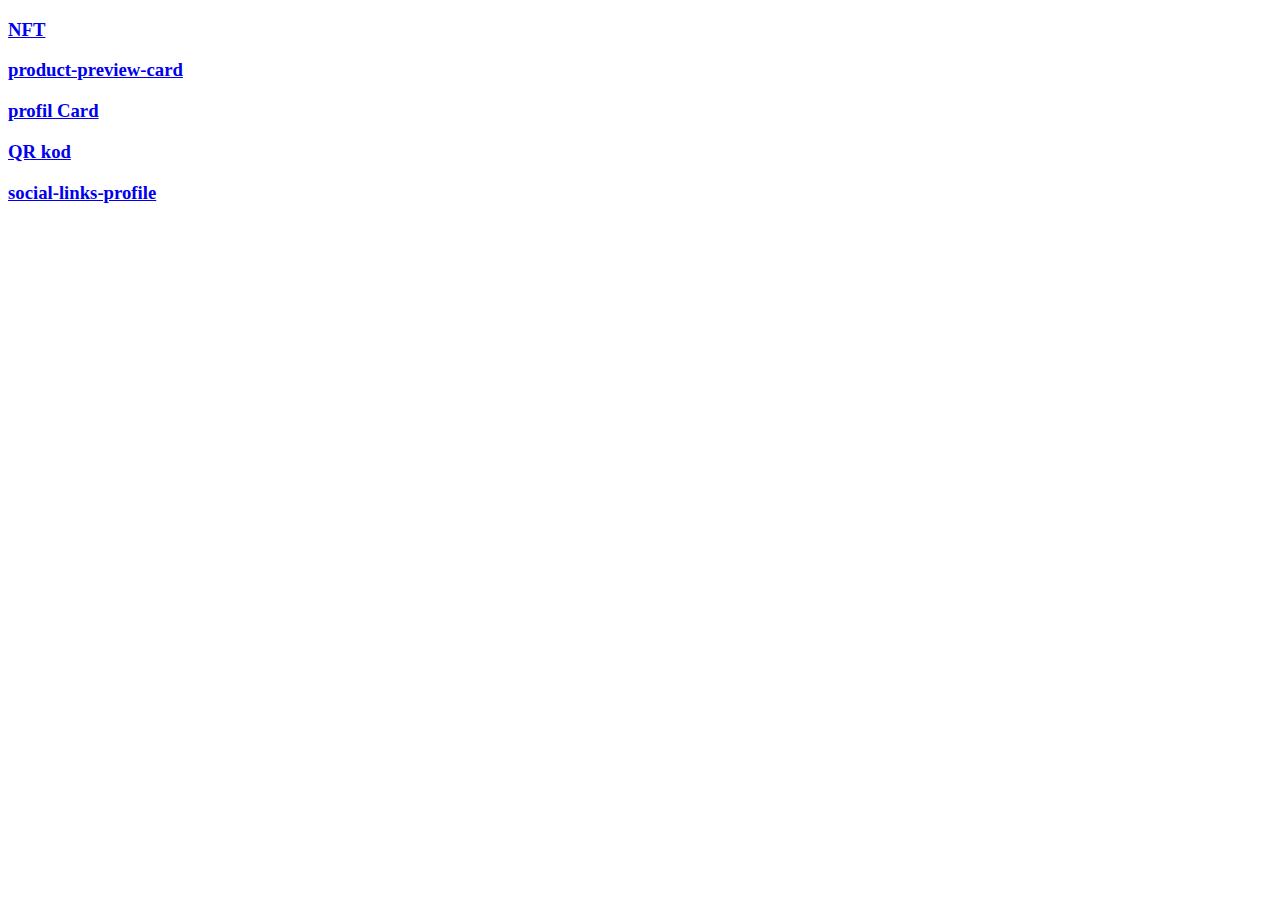
<file: index.html>
<!DOCTYPE html>
<html lang="en">
<head>
    <meta charset="UTF-8">
    <meta name="viewport" content="width=device-width, initial-scale=1.0">
    <title>Document</title>
</head>
<body>
    <a href="nft.html"><h3>NFT</h3></a>
    <a href="product-preview-card.html"><h3>product-preview-card</h3></a>
    <a href="profilCard.html"><h3>profil Card</h3></a>
    <a href="qrKod.html"><h3>QR kod</h3></a>
    <a href="social-links-profile.html"><h3>social-links-profile</h3></a>
    
</body>
</html>
</file>
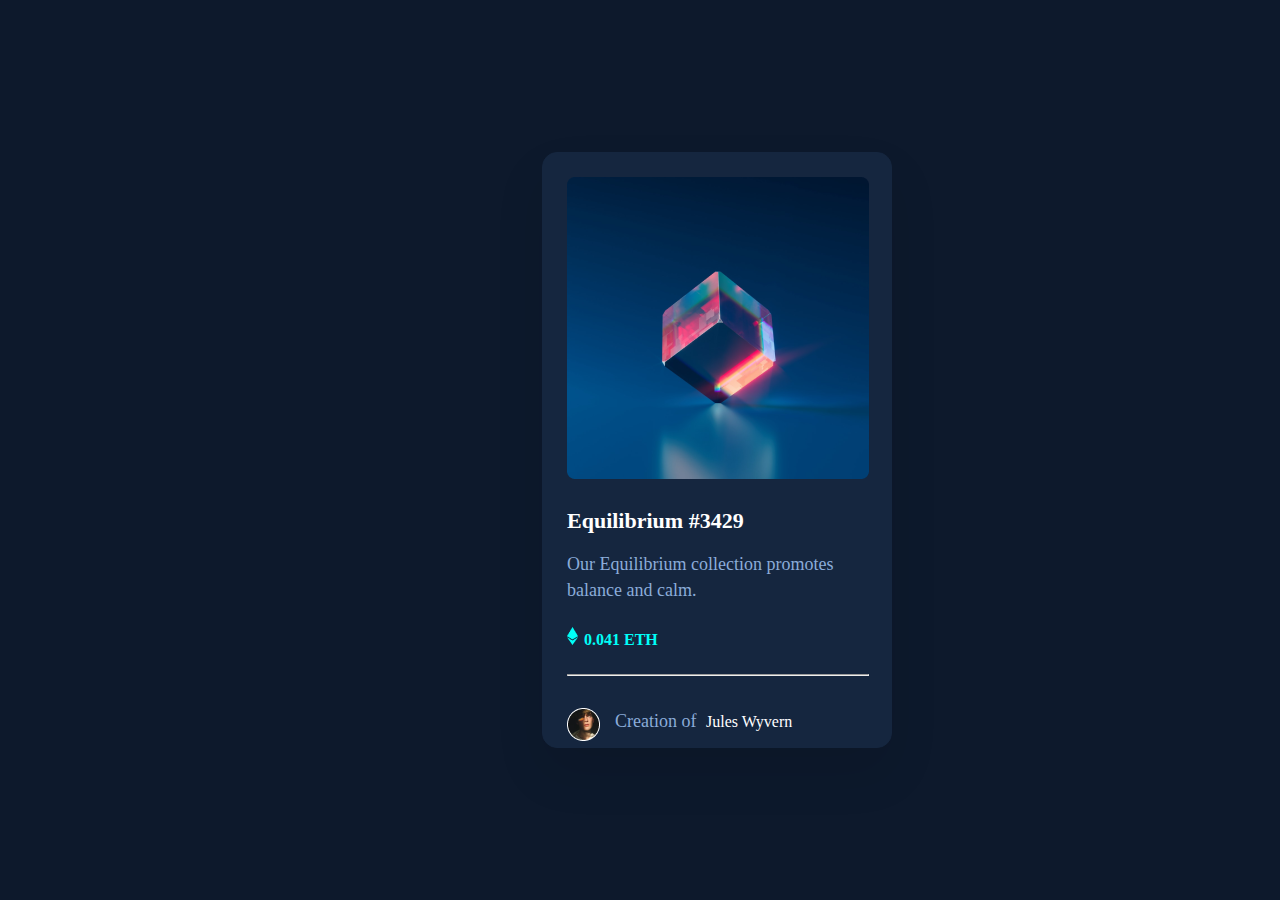
<file: nft.html>
<!DOCTYPE html>
<html lang="en">
<head>
    <meta charset="UTF-8">
    <meta name="viewport" content="width=device-width, initial-scale=1.0">
    <title>NFT</title>
    <link rel="stylesheet" href="assets/css/nft.css">
</head>
<body>
    <div class="container">
        <div class="border">
        <div class="description">
            <img src="assets/img/nft.png" alt="başlık foto">
            <h1>Equilibrium #3429</h1>
            <p>Our Equilibrium collection promotes balance and calm.</p>
            <div class="profil">
                <img src="assets/img/iconnft.png" alt="icon foto">
                <span>0.041 ETH</span>
            </div>
            <hr>
            <div class="profil2">
                <img src="assets/img/profileft.png" alt="profil foto">
                 <p>Creation of   <span>Jules Wyvern </span></p> 
            </div>
        </div>
            
        </div>
    </div>
    
</body>
</html>
</file>
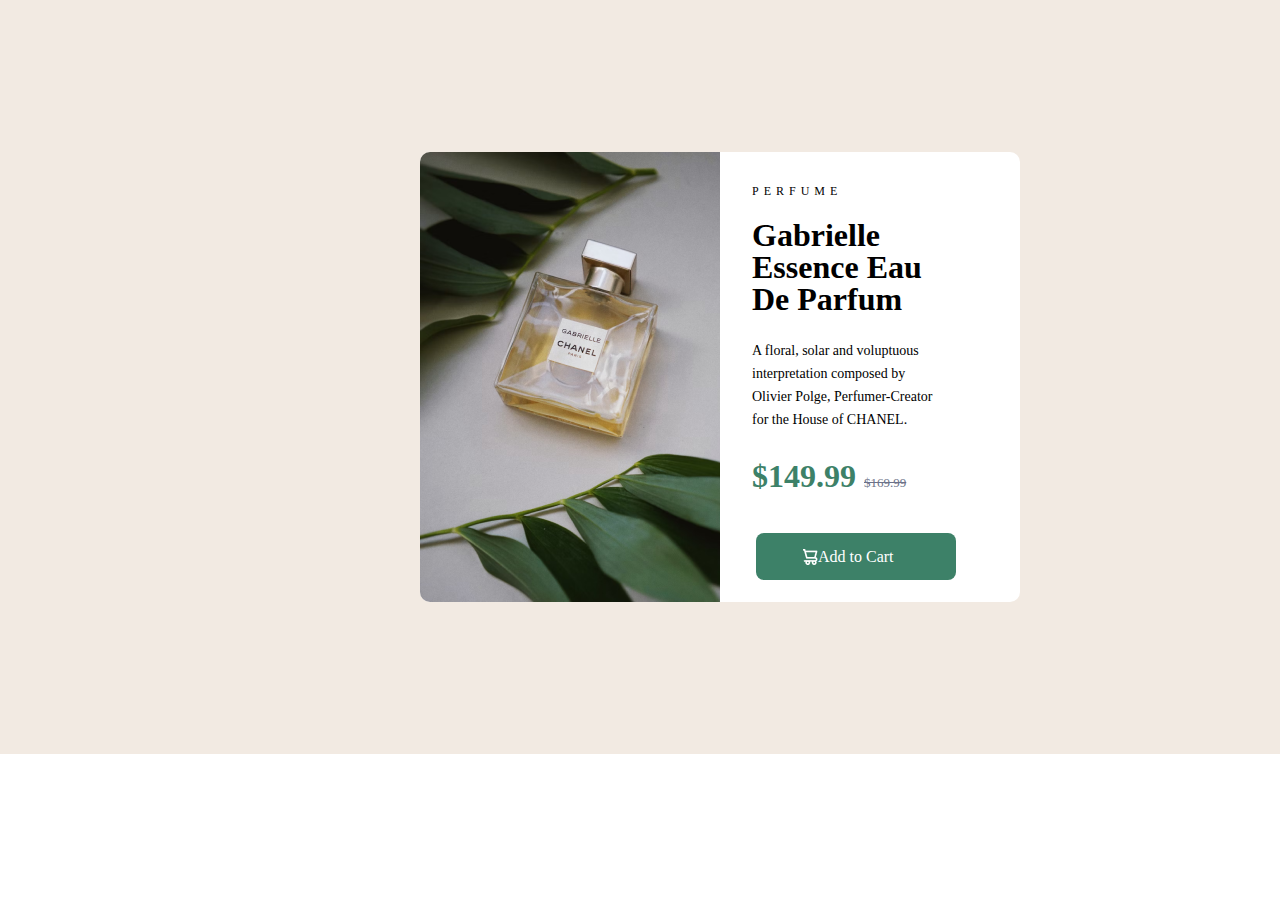
<file: product-preview-card.html>
<!DOCTYPE html>
<html lang="en">
<head>
    <meta charset="UTF-8">
    <meta name="viewport" content="width=device-width, initial-scale=1.0">
    <title>product-preview-card</title>
    <link rel="stylesheet" href="assets/css/product-preview-card.css">
</head>
<body>
    <div class="container">
        <div class="description">
            <img src="assets/img/parfumfoto.png" alt="parfum foto">
            <div class="border">
            <h3>PERFUME</h3>
            <h1>Gabrielle <br> Essence Eau <br>  De Parfum</h1>
            <p>A floral, solar and voluptuous <br> interpretation composed by <br> Olivier Polge, Perfumer-Creator <br> for the House of CHANEL.</p>
            <div class="price">
                <p>$149.99 <span class="cizili-sayi">$169.99</span> </p>
                <a href="#">Add to Cart</a>
            </div>   
        </div>
    </div>
    
</body>
</html>
</file>
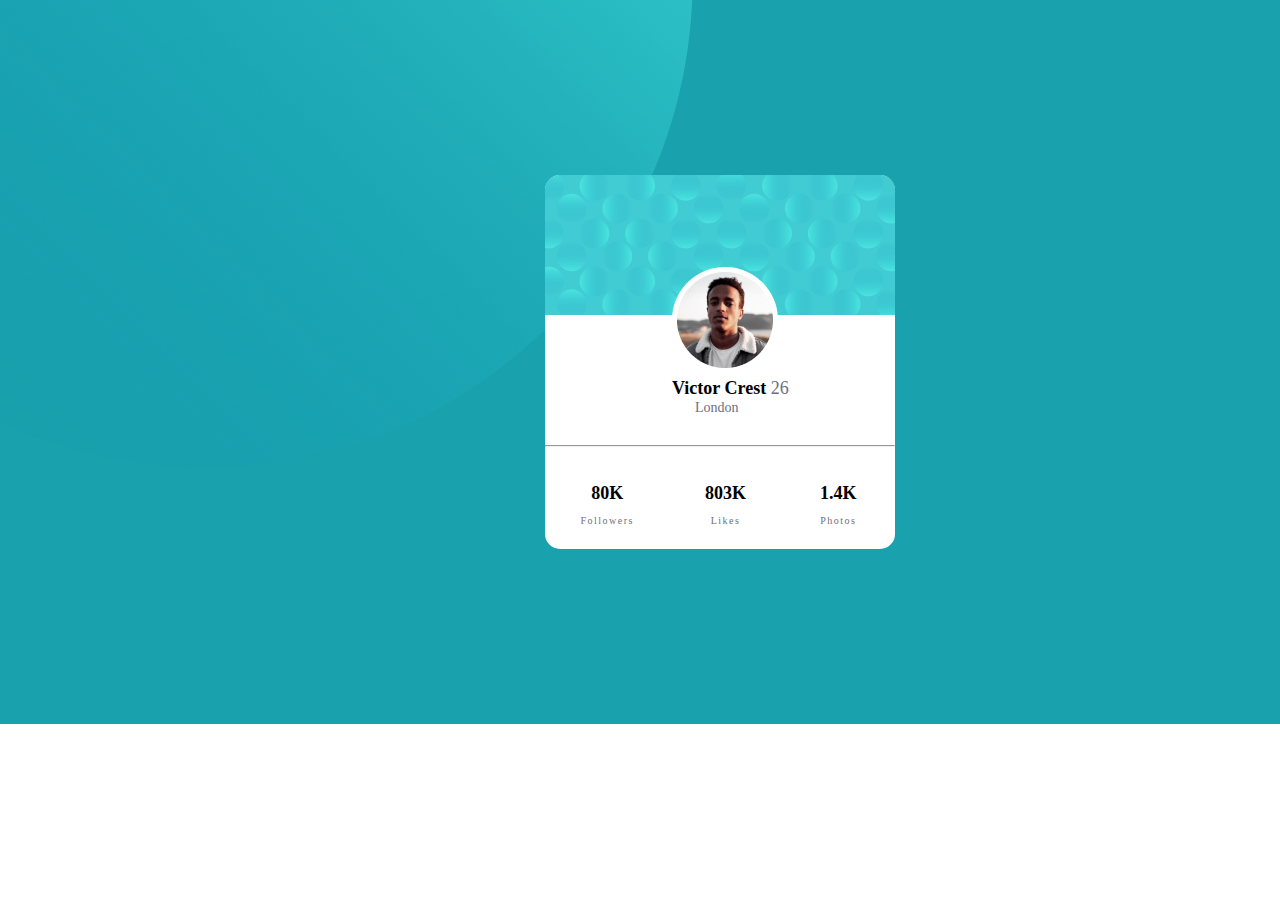
<file: profilCard.html>
<!DOCTYPE html>
<html lang="en">
<head>
    <meta charset="UTF-8">
    <meta name="viewport" content="width=device-width, initial-scale=1.0">
    <title>Document</title>
    <link rel="stylesheet" href="assets/css/profilCard.css">
</head>
<body>
    <div class="container">
        <div class="description">
            <img src="assets/img/profil foto.png" alt="">
            <h3>Victor Crest <span>26</span></h3>
            <p>London</p>
            
            <div class="Followers">
                <hr>
            
                <table>
                    <tr>
                        <th>80K</th>
                        <th>803K</th>
                        <th>1.4K</th>
                    </tr>
                    <tr>
                        <td>Followers</td>
                        <td>Likes</td>
                        <td>Photos</td>
                    </tr>
                </table>
            </div> 
        </div>
      
    </div>
</body>
</html>
</file>
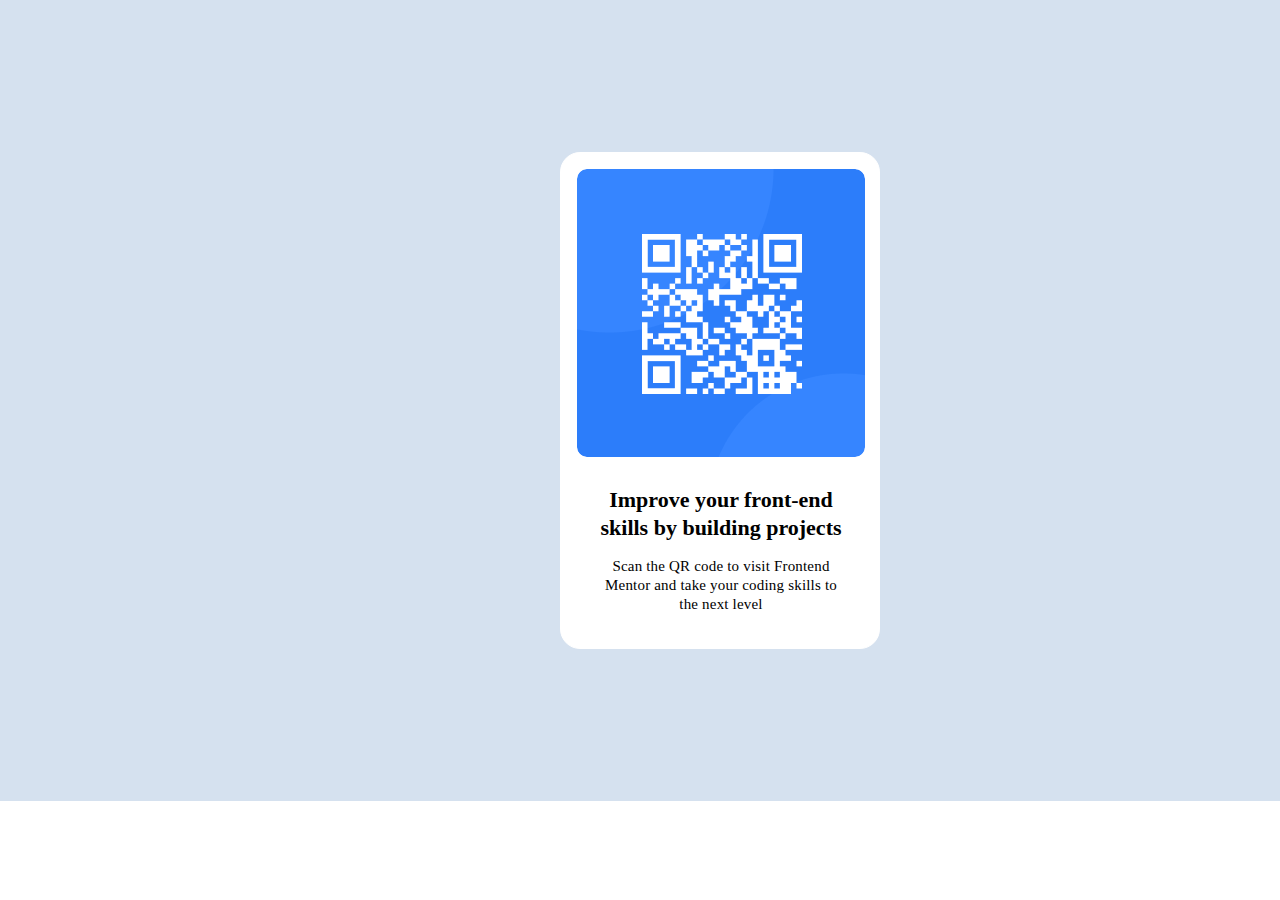
<file: qrKod.html>
<!DOCTYPE html>
<html lang="en">
<head>
    <meta charset="UTF-8">
    <meta name="viewport" content="width=device-width, initial-scale=1.0">
    <title>QR Code</title>
    <link rel="stylesheet" href="assets/css/qrKod.css">
</head>
<body>
    <div class="container">
        <div class="border">
        <div class="description">
                <img src="assets/img/qr-code.png" alt="gr kod ">
            <h1>Improve your front-end <br> skills  by building projects</h1>
            <p>Scan the QR code to visit Frontend <br> Mentor and take your coding skills to <br> the next level</p>
        </div>
    </div>
    </div>
    
</body>
</html>
</file>
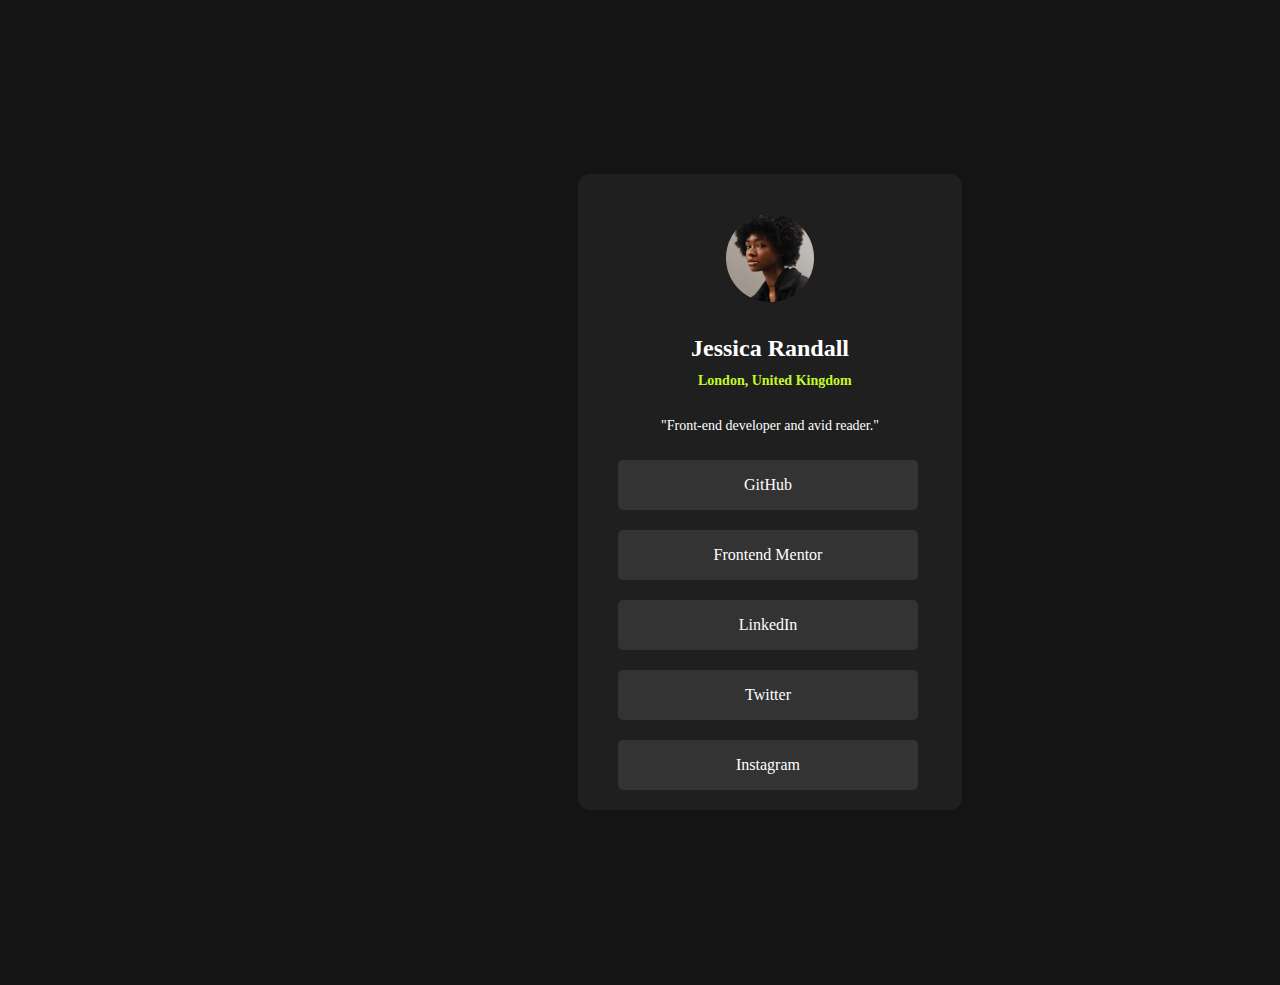
<file: social-links-profile.html>
<!DOCTYPE html>
<html lang="en">
<head>
    <meta charset="UTF-8">
    <meta name="viewport" content="width=device-width, initial-scale=1.0">
    <title>social-links-profile</title>
    <link rel="stylesheet" href="assets/css/social-links-profile.css">
</head>
<body>
    <div class="container">
        <div class="description">
            <img src="assets/img/profile-pic.png" alt="profil foto">
            <h1>Jessica Randall</h1>
            <span>London, United Kingdom</span>
            <p>"Front-end developer and avid reader."</p>
            <ul>
            <li><a href="#">GitHub</a></li> 
            <li><a href="#">Frontend Mentor</a></li>  
            <li><a href="#">LinkedIn</a> </li> 
            <li><a href="#">Twitter</a> </li> 
            <li><a href="#">Instagram</a> </li> 
        </ul>




        </div>
    </div>
    
</body>
</html>
</file>
<file: assets/css/nft.css>
* {
    margin: 0;
    padding: 0;
    box-sizing: border-box;
}

.container {
    width: 1440px;
    background-color:  rgba(13, 25, 44, 1);
    padding-left: 542px;
    padding-top: 152px;
    padding-bottom: 152px;
    
}

.border {
    width: 350px;
    height: 596px;
    border-radius: 15px;
    border: 1px solid  rgba(21, 38, 63, 1);
    background-color:  rgba(21, 38, 63, 1);
    box-shadow: 0px 25px 50px 0px rgba(0, 0, 0, 0.0953);
}
.description {
    width: 302px;
    height: 302px;
    top: 24px;
    left: 24px;
    border-radius: 8px ;
    padding-left: 24px;
    padding-top: 24px;
    padding-bottom: 24px;

}
.description h1 {
    color:  rgba(255, 255, 255, 1);
    font-size: 22px;
    font-weight: 600;
    line-height: 27.72px;
    text-align: left;
    padding-top: 24px;


}
.description p {
    color:  rgba(139, 172, 217, 1);
    font-size: 18px;
    font-weight: 300;
    line-height: 26px;
    text-align: left;
    padding-top: 16px;
    padding-bottom: 24px;
}
.profil span {
    color: rgba(0, 255, 248, 1);
    font-size: 16px;
    font-weight: 600;
    line-height: 20.16px;
    text-align: left;
    padding-left: 2px;
}

.border hr {
    color: rgba(46, 64, 90, 1);
    width: 302px;
    height: 1px;
    top: 514px;
    left: 24px;
    gap: 0px;
    opacity: 0px;
    margin-top: 24px;
    margin-bottom: 16px;
}
.profil2 img {
    width: 33px;
    height: 33px;
    top: 531px;
    left: 24px;
    gap: 0px;
    border: 1px 0px 0px 0px;
    opacity: 0px;
    margin-top: 16px;
    margin-right: 15px;
    float: left;
    

}

.profil2 span p {
    color: rgba(139, 172, 217, 1);
    font-size: 16px;
    font-weight: 400;
    /* line-height: 20.16px; */
    text-align:left;
    vertical-align: middle;
    

   
}

.profil2 span {
    color: rgba(255, 255, 255, 1);
    font-size: 16px;
    font-weight: 400;
    line-height: 20.16px;
    text-align: left;
    margin-left: 5px;


}
</file>
<file: assets/css/product-preview-card.css>
* {
    margin: 0;
    padding: 0;
    box-sizing: border-box;
}

.container {
    width: 1440px;
    background-color:rgba(242, 234, 226, 1);
    padding-left: 420px;
    padding-top: 152px;
    padding-bottom: 152px;
    
}
.description {
    width: 600px;
    height: 450px;
    top: 175px;
    left: 420px;
    gap: 0px;
    opacity: 0px;
   

}
.description img {
    float: left;
    border-radius: 10px 0px 0px 10px;

}

.border {
    width: 600px;
    height: 450px;
    border: 0px solid  rgba(255, 255, 255, 1);
    border-radius: 10px;
    background-color:  rgba(255, 255, 255, 1);
    
}

.border h3 {
    margin-left: 332px;
    padding-top: 32px;
    padding-bottom: 20px;
    font-size: 12px;
    font-weight: 500;
    line-height: 14.63px;
    letter-spacing: 5px;
    text-align: left;
}

.border h1 {
   
    font-size: 32px;
    font-weight: 700;
    line-height: 32px;
    text-align: left;
    margin-left: 332px;
    margin-bottom: 24px;
}

.border p {
    font-size: 14px;
    font-weight: 500;
    line-height: 23px;
    text-align: left;
    margin-left: 332px;
    margin-bottom: 29px;
}
.price p {
    font-size: 32px;
    font-weight: 700;
    line-height: 32px;
    text-align: left;
    color: rgba(61, 129, 104, 1);
    padding-bottom: 25px;
}
.price span {
    font-family: Montserrat;
    font-size: 13px;
    font-weight: 500;
    line-height: 23px;
    text-align: left;
    text-decoration-line: line-through;
    text-underline-position: from-font;
    text-decoration-skip-ink: none;
    color: rgba(108, 114, 137, 1);
}
.border a {
    width: 236px;
    background-image: url(/assets/img/sepeticon.png);
    background-repeat: no-repeat;
    background-position: 47px 16px;
    background-color:  rgba(61, 129, 104, 1);
    color:  rgba(255, 255, 255, 1);
    margin-left: 36px;
    padding-left: 62px;
    padding-top: 15px;
    padding-bottom: 15px;
    padding-right: 62px; 
    text-decoration: none;
    border-radius: 8px;
    

}
</file>
<file: assets/css/profilCard.css>
* {
    margin: 0;
    padding: 0;
    box-sizing: border-box;
}

.container {
    width: 1440px;
    background-color:  rgba(25, 161, 174, 1);
    padding-left: 545px;
    padding-top: 175px;
    padding-bottom: 175px;
    background-image: url(/assets/img/Oval\ Copy\ 30üst.png);
    background-repeat: no-repeat;
    
}
.description {
    width: 350px;
    height: 374px;
    border-radius: 15px;
    top: 173px;
    left: 545px;
    background-color: rgba(255, 255, 255, 1);
    background-image: url(/assets/img/karticiarkaOval.png);
    background-repeat: no-repeat;
}
.description img {
    padding-left: 127px;
    padding-top: 92px;
}
.description h3 {
   
    font-size: 18px;
    font-weight: 700;
    line-height: 22.32px;
    padding-left: 127px;
    
}
.description h3 span {
   
    font-size: 18px;
    font-weight: 400;
    line-height: 22.32px;
    text-align: center;
    color:  rgba(107, 112, 130, 1);
    
}

.description p {
    color:  rgba(107, 112, 130, 1);
    font-size: 14px;
    font-weight: 400;
    line-height: 17.36px;
    padding-bottom: 28px;
    padding-left: 150px;
   
    
}
.Followers hr {
    width: 350px;
    height: 1px;
    top: 285px;
   background-color:  rgba(232, 233, 236, 1);
   margin-bottom: 24px;
}

.Followers table th {
    width: 249px;
    height: 40px;
    font-family: Kumbh Sans;
    font-size: 18px;
    font-weight: 700;
    line-height: 22.32px;
    text-align: center;  
}
.Followers table td {
    font-family: Kumbh Sans;
    font-size: 10px;
    font-weight: 400;
    line-height: 12.4px;
    letter-spacing: 1.5px;
    text-align: center;
    text-underline-position: from-font;
    text-decoration-skip-ink: none;
    color:  rgba(107, 112, 130, 1);

}
</file>
<file: assets/css/qrKod.css>
* {
    margin: 0;
    padding: 0;
    box-sizing: border-box;
}

.container {
    width: 1440px;
    background-color: rgba(213, 225, 239, 1);
    padding-left: 560px;
    padding-top: 152px;
    padding-bottom: 152px;
}
.border {
    width: 320px;
    height: 497px;
    border: 1px solid  rgba(255, 255, 255, 1);
    border-radius: 20px;
    background-color:  rgba(255, 255, 255, 1);
    

}

.description {
    
    background-image: url(/assets/img/qrarkaplan.png);
    width: 288px;
    height: 288px;
    top: 168px;
    left: 576px;
    border-radius: 10px;
    margin-left: 16px; 
    margin-top: 16px;
}
.description img {
    padding-left: 65px;
    padding-top: 65px;
    padding-bottom: 88px;
}
.description h1 {

    font-size: 22px;
    font-weight: 700;
    line-height: 27.72px;
    text-align: center;
    padding-bottom: 16px;
}

.description p {
  
    font-size: 15px;
    font-weight: 400;
    line-height: 18.9px;
    letter-spacing: 0.1875px;
    text-align: center;
}
</file>
<file: assets/css/social-links-profile.css>
* {
    margin: 0;
    padding: 0;
    box-sizing: border-box;
}
.container {
    width: 1440px;
    background-color:  rgba(20, 20, 20, 1);
    padding-left: 578px;
    padding-top: 174px;
    padding-bottom: 175px;
}

.description {
    background-color:  rgba(31, 31, 31, 1);
    width: 384px;
    height: Hug (611px)px;
    top: 174px;
    left: 528px;
    padding: 40px 0px 0px 0px;
    gap: 24px;
    border-radius: 12px;

}
.description img {
    width: 88px;
    height: 88px; 
    margin-left: 148px;
    margin-bottom: 24px;
    
}
.description h1 {
    color:  rgba(255, 255, 255, 1);
    font-size: 24px;
    font-weight: 600;
    line-height: 36px;
    text-align: center;
    padding-bottom: 4px;
}
.description span {
    color:rgba(196, 248, 42, 1);
    font-size: 14px;
    font-weight: 700;
    line-height: 21px;
    text-align: center;
    padding-left: 120px;
   
}

.description p {
    color:  rgba(255, 255, 255, 1);
    font-size: 14px;
    font-weight: 400;
    line-height: 21px;
    text-align: center;
    padding-top: 24px;
    padding-bottom: 24px;
}


.description ul {
    list-style: none;
    padding: 0;
    margin: 0;
}



.description a {
    background-color: rgba(51, 51, 51, 1);
    color: white;
    text-decoration: none;
    border-radius: 5px;
    display: inline-block; 
    width: 300px; 
    height: 50px; 
    line-height: 50px; 
    text-align: center;
    margin-left: 40px;
    margin-bottom: 20px;
    
    
    
}
</file>
